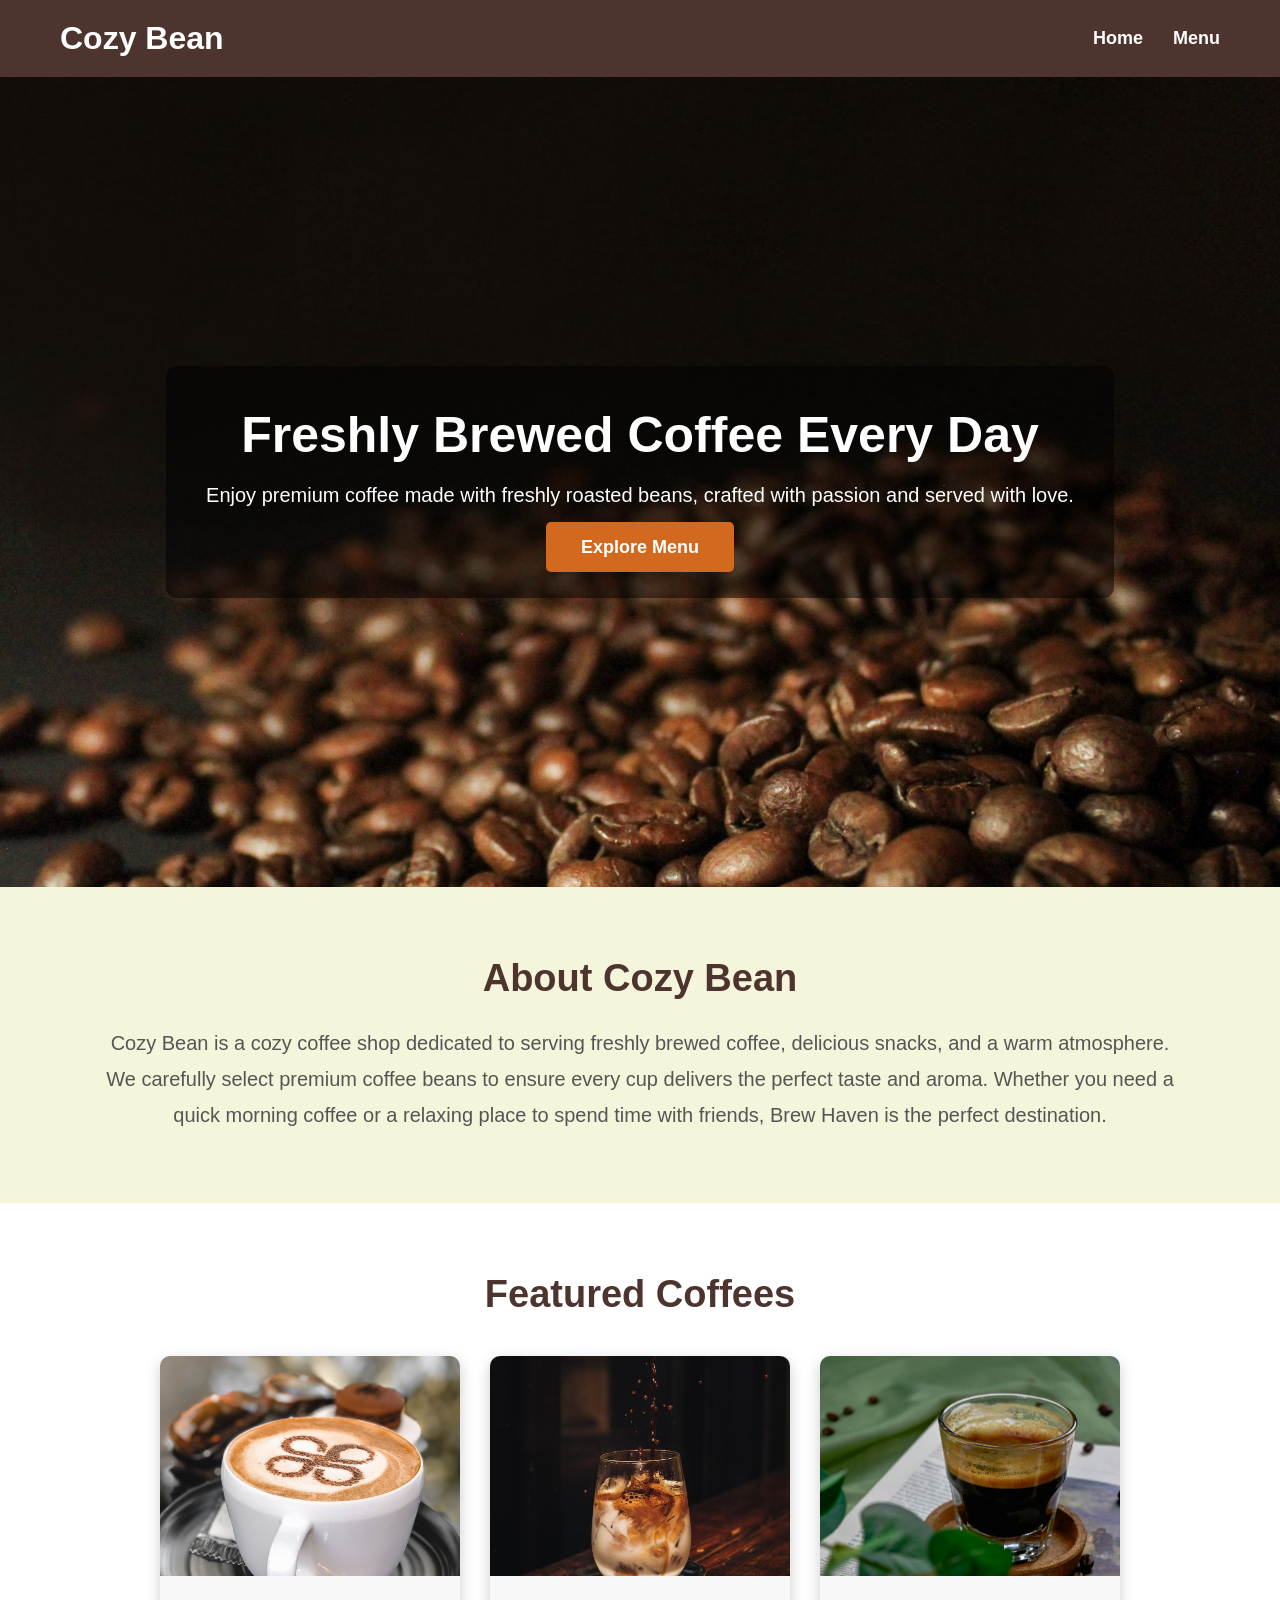
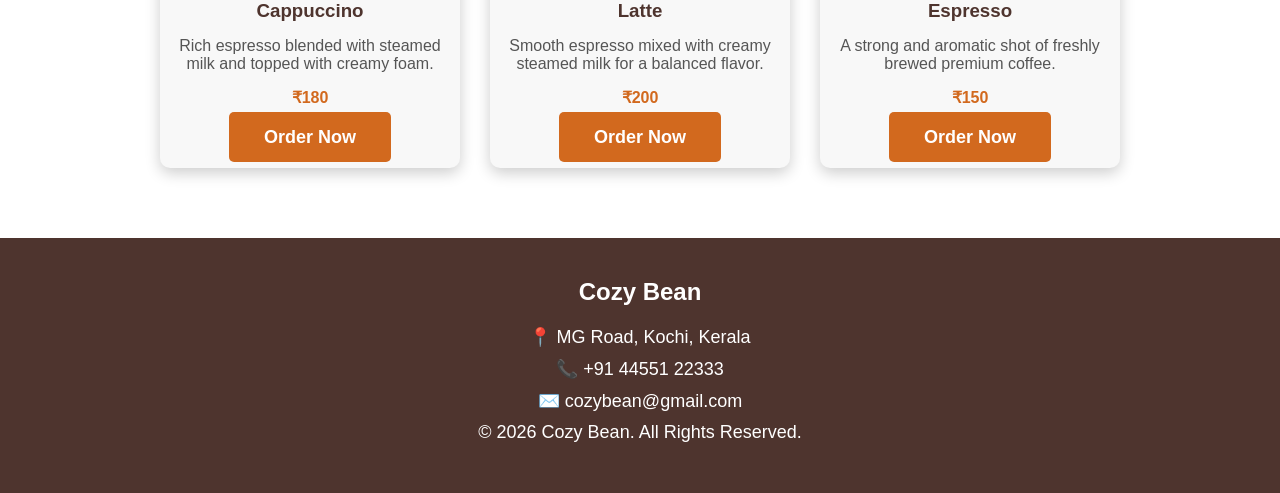
<file: index.html>
<!DOCTYPE html>
<html lang="en">

<head>

    <meta charset="UTF-8">

    <meta name="viewport" content="width=device-width, initial-scale=1.0">

    <title>Cozy Bean Coffee Shop</title>

    <link rel="stylesheet" href="style.css">

</head>


<body>

    <header>

        <div class="logo">
            <h1>Cozy Bean</h1>
        </div>

        <nav>

            <ul>

                <li><a href="index.html">Home</a></li>

                <li><a href="menu.html">Menu</a></li>

            </ul>

        </nav>

    </header>
    <section class="hero">

        <div class="hero-content">
    
            <h2>Freshly Brewed Coffee Every Day</h2>
    
            <p>
                Enjoy premium coffee made with freshly roasted beans,
                crafted with passion and served with love.
            </p>
    
            <a href="menu.html" class="btn">Explore Menu</a>
    
        </div>
    
    </section>

<section class="about">

    <h2>About Cozy Bean</h2>

    <p>
        Cozy Bean is a cozy coffee shop dedicated to serving freshly brewed coffee,
        delicious snacks, and a warm atmosphere. We carefully select premium coffee
        beans to ensure every cup delivers the perfect taste and aroma. Whether you
        need a quick morning coffee or a relaxing place to spend time with friends,
        Brew Haven is the perfect destination.
    </p>

</section>
<section class="featured">

    <h2>Featured Coffees</h2>

    <div class="coffee-container">

        <div class="card">

            <img src="images/cappuccino.jpg" alt="Cappuccino">

            <h3>Cappuccino</h3>

            <p>Rich espresso blended with steamed milk and topped with creamy foam.</p>

            <h4>₹180</h4>

            <a href="menu.html" class="btn">Order Now</a>

        </div>

        <div class="card">

            <img src="images/latte.jpg" alt="Latte">

            <h3>Latte</h3>

            <p>Smooth espresso mixed with creamy steamed milk for a balanced flavor.</p>

            <h4>₹200</h4>

            <a href="menu.html" class="btn">Order Now</a>

        </div>

        <div class="card">

            <img src="images/espresso.jpg" alt="Espresso">

            <h3>Espresso</h3>

            <p>A strong and aromatic shot of freshly brewed premium coffee.</p>

            <h4>₹150</h4>

            <a href="menu.html" class="btn">Order Now</a>

        </div>

    </div>

</section>
<footer>

    <h2>Cozy Bean</h2>

    <p>📍 MG Road, Kochi, Kerala</p>

    <p>📞 +91 44551 22333</p>

    <p>✉️ cozybean@gmail.com</p>

    <p>&copy; 2026 Cozy Bean. All Rights Reserved.</p>

</footer>
</body>

</html>
</file>
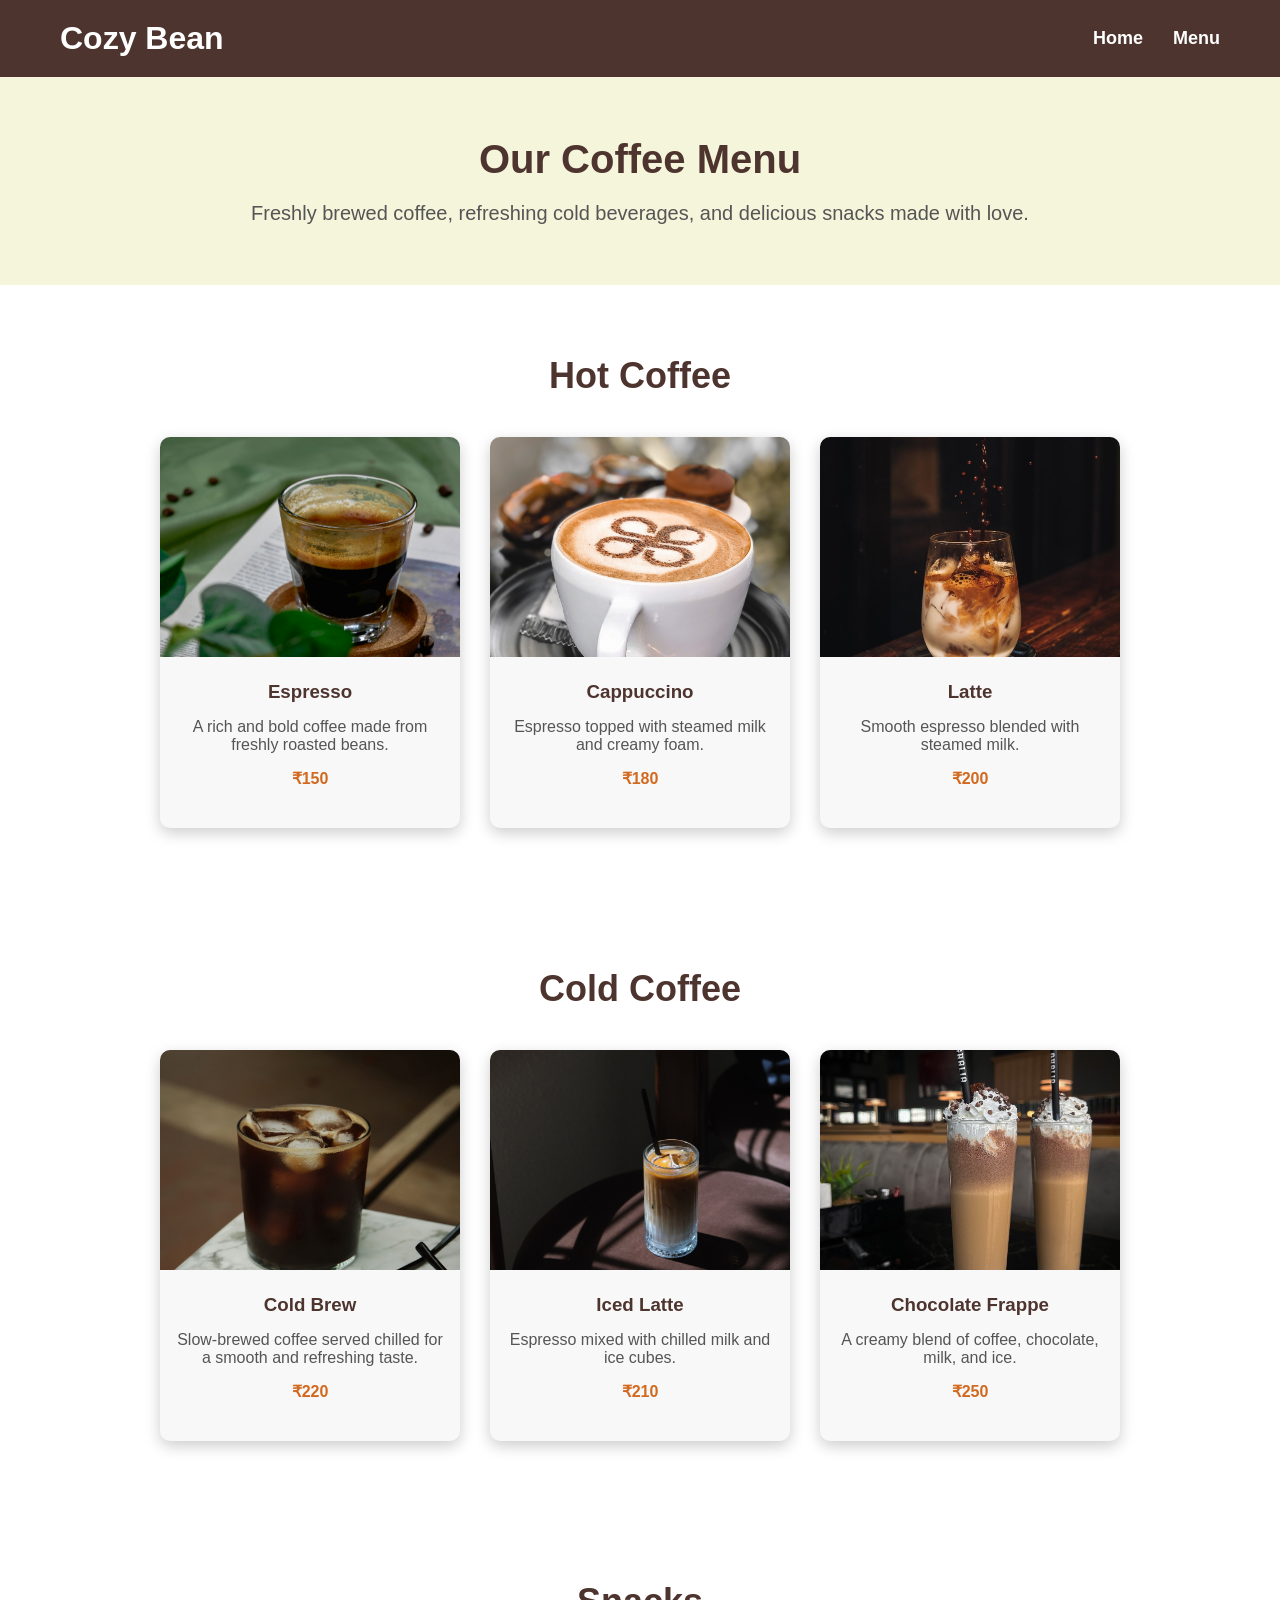
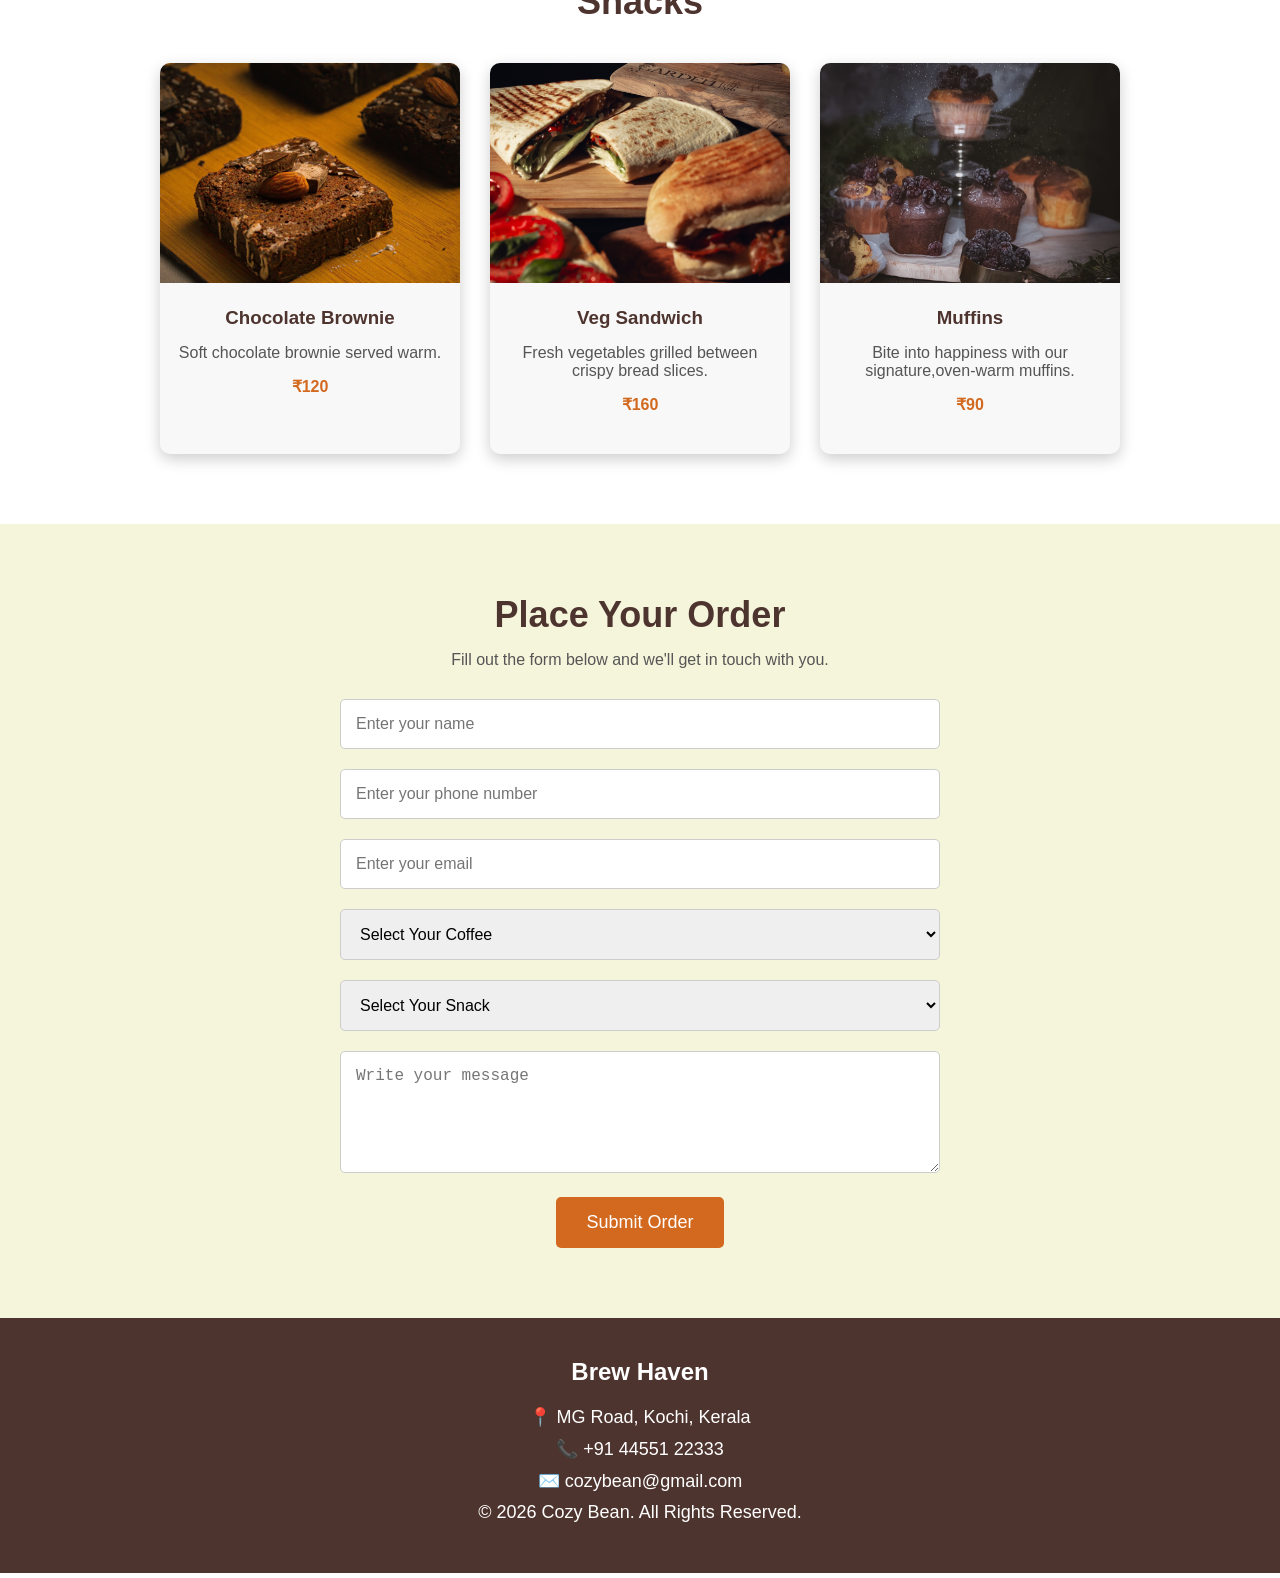
<file: menu.html>
<!DOCTYPE html>
<html lang="en">

<head>

    <meta charset="UTF-8">

    <meta name="viewport" content="width=device-width, initial-scale=1.0">

    <title>Menu | Cozy Bean</title>

    <link rel="stylesheet" href="style.css">

</head>

<body>
    <header>

        <div class="logo">
    
            <h1>Cozy Bean</h1>
    
        </div>
    
        <nav>
    
            <ul>
    
                <li><a href="index.html">Home</a></li>
    
                <li><a href="menu.html">Menu</a></li>
    
            </ul>
    
        </nav>
    
    </header>
    <section class="menu-heading">

        <h2>Our Coffee Menu</h2>
    
        <p>
            Freshly brewed coffee, refreshing cold beverages,
            and delicious snacks made with love.
        </p>
    
    </section>
    <section class="menu-section">

        <h2>Hot Coffee</h2>
    
        <div class="coffee-container">
    
            <div class="card">
    
                <img src="images/espresso.jpg" alt="Espresso">
    
                <h3>Espresso</h3>
    
                <p>A rich and bold coffee made from freshly roasted beans.</p>
    
                <h4>₹150</h4>
    
            </div>
    
            <div class="card">
    
                <img src="images/cappuccino.jpg" alt="Cappuccino">
    
                <h3>Cappuccino</h3>
    
                <p>Espresso topped with steamed milk and creamy foam.</p>
    
                <h4>₹180</h4>
    
            </div>
    
            <div class="card">
    
                <img src="images/latte.jpg" alt="Latte">
    
                <h3>Latte</h3>
    
                <p>Smooth espresso blended with steamed milk.</p>
    
                <h4>₹200</h4>
    
            </div>
    
        </div>
    
    </section>
    <section class="menu-section">

        <h2>Cold Coffee</h2>
    
        <div class="coffee-container">
    
            <div class="card">
    
                <img src="images/coldbrew.jpg" alt="Cold Brew">
    
                <h3>Cold Brew</h3>
    
                <p>Slow-brewed coffee served chilled for a smooth and refreshing taste.</p>
    
                <h4>₹220</h4>
    
            </div>
    
            <div class="card">
    
                <img src="images/icedlatte.jpg" alt="Iced Latte">
    
                <h3>Iced Latte</h3>
    
                <p>Espresso mixed with chilled milk and ice cubes.</p>
    
                <h4>₹210</h4>
    
            </div>
    
            <div class="card">
    
                <img src="images/frappe.jpg" alt="Frappe">
    
                <h3>Chocolate Frappe</h3>
    
                <p>A creamy blend of coffee, chocolate, milk, and ice.</p>
    
                <h4>₹250</h4>
    
            </div>
    
        </div>
    
    </section>
    <section class="menu-section">

        <h2>Snacks</h2>
    
        <div class="coffee-container">
    
            <div class="card">
    
                <img src="images/brownie.jpg" alt="Brownie">
    
                <h3>Chocolate Brownie</h3>
    
                <p>Soft chocolate brownie served warm.</p>
    
                <h4>₹120</h4>
    
            </div>
    
            <div class="card">
    
                <img src="images/sandwich.jpg" alt="Sandwich">
    
                <h3>Veg Sandwich</h3>
    
                <p>Fresh vegetables grilled between crispy bread slices.</p>
    
                <h4>₹160</h4>
    
            </div>
    
            <div class="card">
    
                <img src="images/muffins.jpg" alt="Muffins">
    
                <h3>Muffins</h3>
    
                <p>Bite into happiness with our signature,oven-warm muffins.</p>
    
                <h4>₹90</h4>
    
            </div>
    
        </div>
    
    </section>
    <section class="contact">

        <h2>Place Your Order</h2>
    
        <p>Fill out the form below and we'll get in touch with you.</p>
    
        <form id="orderForm">
    
            <input type="text" id="name" placeholder="Enter your name">
    
            <input type="tel" id="phone" placeholder="Enter your phone number">
    
            <input type="email" id="email" placeholder="Enter your email">
    
            <select id="coffee">
    
                <option value="">Select Your Coffee</option>
    
                <option>Espresso</option>
    
                <option>Cappuccino</option>
    
                <option>Latte</option>
    
                <option>Cold Brew</option>
    
                <option>Iced Latte</option>
    
                <option>Chocolate Frappe</option>
    
            </select>
            <select id="snacks">
                <option value="">Select Your Snack</option>
                <option>Brownie</option>
                <option>Sandwich</option>
                <option>Muffins</option>

            </select>
    
            <textarea id="message" rows="5" placeholder="Write your message"></textarea>
    
            <button type="submit">Submit Order</button>
    
        </form>
    
    </section>
    <footer>

        <h2>Brew Haven</h2>
    
        <p>📍 MG Road, Kochi, Kerala</p>
    
        <p>📞 +91 44551 22333</p>
    
        <p>✉️ cozybean@gmail.com</p>
    
        <p>&copy; 2026 Cozy Bean. All Rights Reserved.</p>
    
    </footer>
    <script src="script.js"></script>

</body>

</html>
</file>
<file: style.css>
/* Remove default spacing */

*{
    margin:0;
    padding:0;
    box-sizing:border-box;
}

/* Body */

body{

    font-family:Arial, sans-serif;

}

/* Header */

header{

    display:flex;

    justify-content:space-between;

    align-items:center;

    background-color:#4E342E;

    padding:20px 60px;

}

/* Logo */

.logo h1{

    color:white;

}

/* Navigation */

nav ul{

    display:flex;

    list-style:none;

}

nav ul li{

    margin-left:30px;

}

nav ul li a{

    text-decoration:none;

    color:white;

    font-size:18px;

    font-weight:bold;

}

nav ul li a:hover{

    color:#FFD54F;

}
/* Hero Section */

.hero{

    height:90vh;

    background-image:url("images/banner.jpg");

    background-size:cover;

    background-position:center;

    display:flex;

    justify-content:center;

    align-items:center;

    text-align:center;

}

/* Dark overlay effect */

.hero-content{

    background:rgba(0,0,0,0.5);

    padding:40px;

    border-radius:10px;

}

/* Heading */

.hero-content h2{

    color:white;

    font-size:50px;

    margin-bottom:20px;

}

/* Paragraph */

.hero-content p{

    color:white;

    font-size:20px;

    margin-bottom:30px;

}

/* Button */

.btn{

    background:#D2691E;

    color:white;

    padding:15px 35px;

    text-decoration:none;

    border-radius:5px;

    font-size:18px;

    font-weight:bold;

}

/* Hover Effect */

.btn:hover{

    background:#8B4513;

}

/* About Section */

.about{

    padding:70px 100px;

    text-align:center;

    background:#F5F5DC;

}

.about h2{

    font-size:38px;

    color:#4E342E;

    margin-bottom:25px;

}

.about p{

    font-size:20px;

    color:#555;

    line-height:1.8;

}
/* Featured Coffee Section */

.featured{

    padding:70px;

    background:white;

    text-align:center;

}

.featured h2{

    font-size:38px;

    color:#4E342E;

    margin-bottom:40px;

}

/* Coffee Container */

.coffee-container{

    display:flex;

    justify-content:center;

    gap:30px;

    flex-wrap:wrap;

}

/* Coffee Card */

.card{

    width:300px;

    background:#F8F8F8;

    border-radius:10px;

    overflow:hidden;

    box-shadow:0 5px 15px rgba(0,0,0,0.2);

    padding-bottom:20px;

}

/* Card Image */

.card img{

    width:100%;

    height:220px;

    object-fit:cover;

}

/* Coffee Name */

.card h3{

    margin-top:20px;

    color:#4E342E;

}

/* Description */

.card p{

    padding:15px;

    color:#555;

}

/* Price */

.card h4{

    color:#D2691E;

    margin-bottom:20px;

}
/* Footer */

footer{

    background:#4E342E;

    color:white;

    text-align:center;

    padding:40px 20px;

}

footer h2{

    margin-bottom:20px;

}

footer p{

    margin:10px 0;

    font-size:18px;

}
/* Menu Heading */

.menu-heading{

    background:#F5F5DC;

    text-align:center;

    padding:60px 20px;

}

.menu-heading h2{

    font-size:40px;

    color:#4E342E;

    margin-bottom:20px;

}

.menu-heading p{

    font-size:20px;

    color:#555;

}
/* Menu Section */

.menu-section{

    padding:70px;

    text-align:center;

}

.menu-section h2{

    font-size:36px;

    color:#4E342E;

    margin-bottom:40px;

}
/* Contact Section */

.contact{

    background:#F5F5DC;

    padding:70px;

    text-align:center;

}

.contact h2{

    font-size:36px;

    color:#4E342E;

    margin-bottom:15px;

}

.contact p{

    margin-bottom:30px;

    color:#555;

}

/* Form */

form{

    max-width:600px;

    margin:auto;

}

form input,
form select,
form textarea{

    width:100%;

    padding:15px;

    margin-bottom:20px;

    border:1px solid #ccc;

    border-radius:5px;

    font-size:16px;

}

form button{

    background:#D2691E;

    color:white;

    border:none;

    padding:15px 30px;

    font-size:18px;

    border-radius:5px;

    cursor:pointer;

}

form button:hover{

    background:#8B4513;

}
</file>
